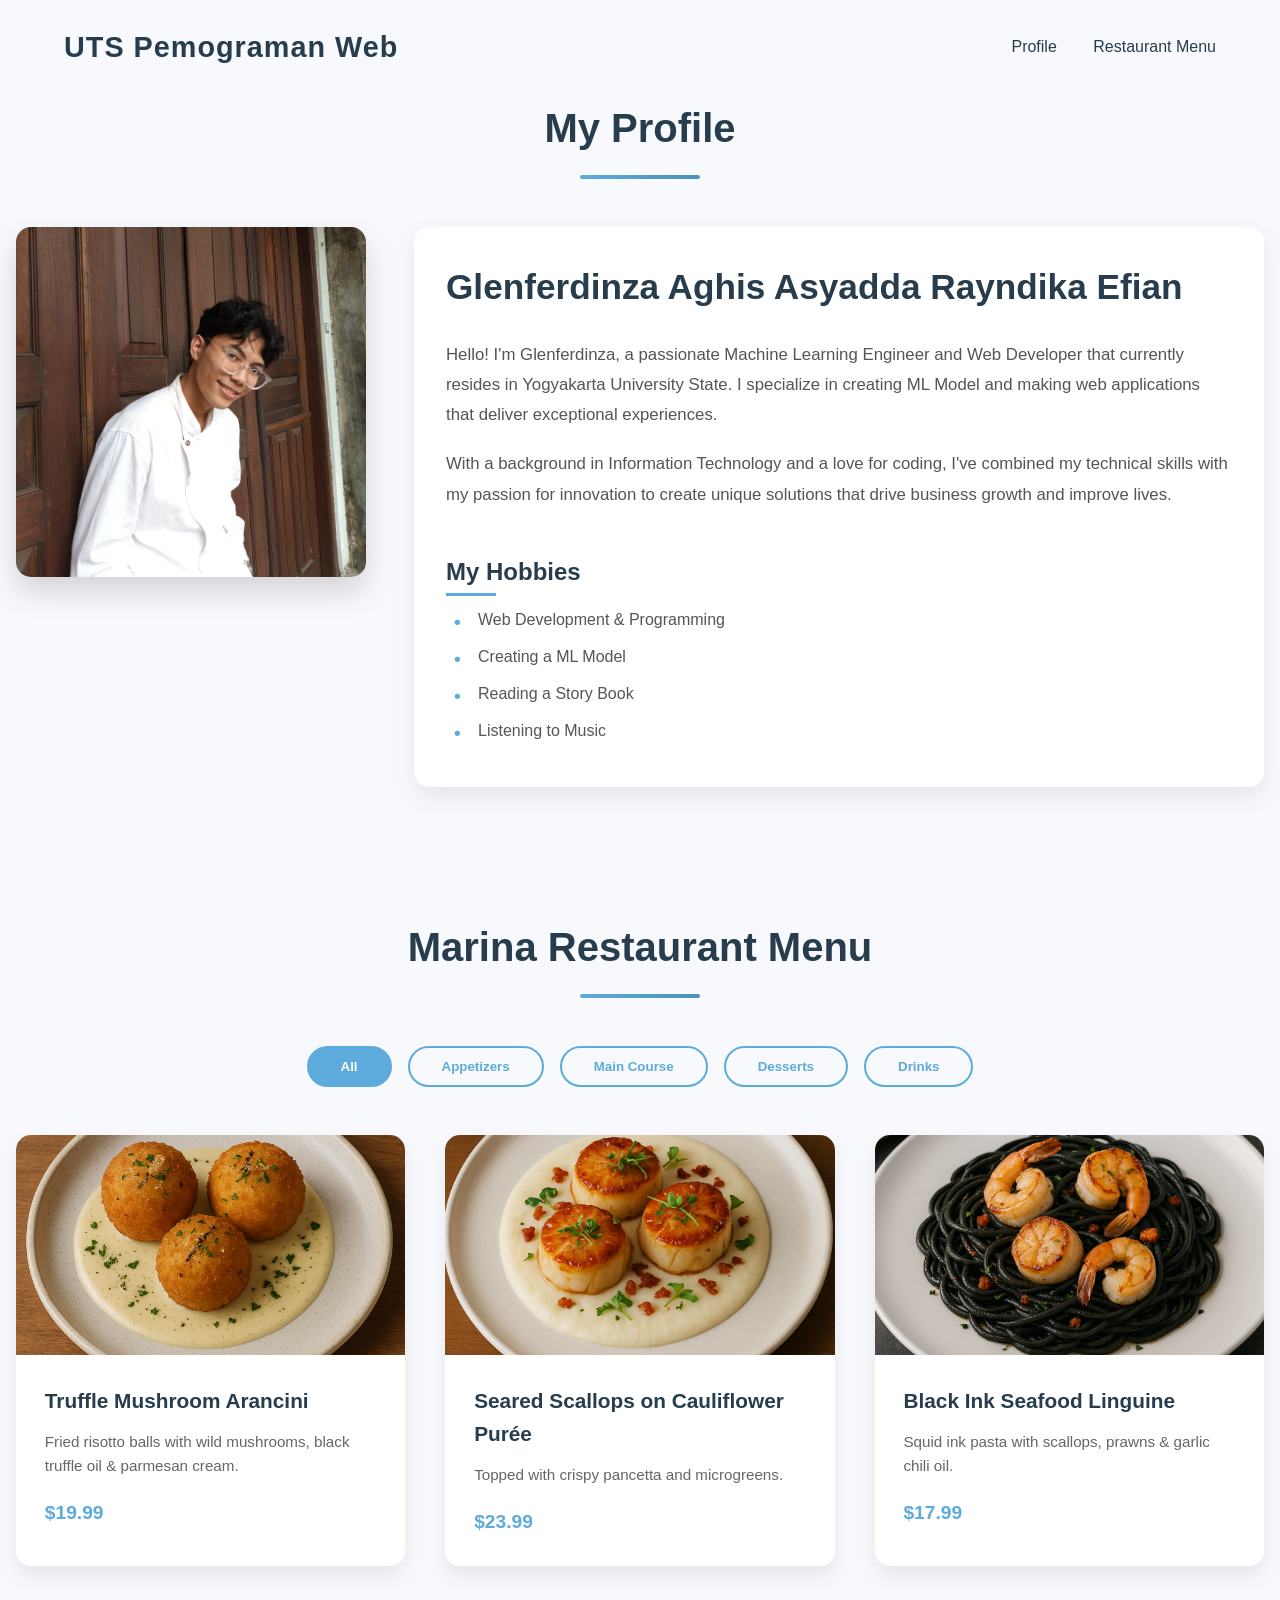
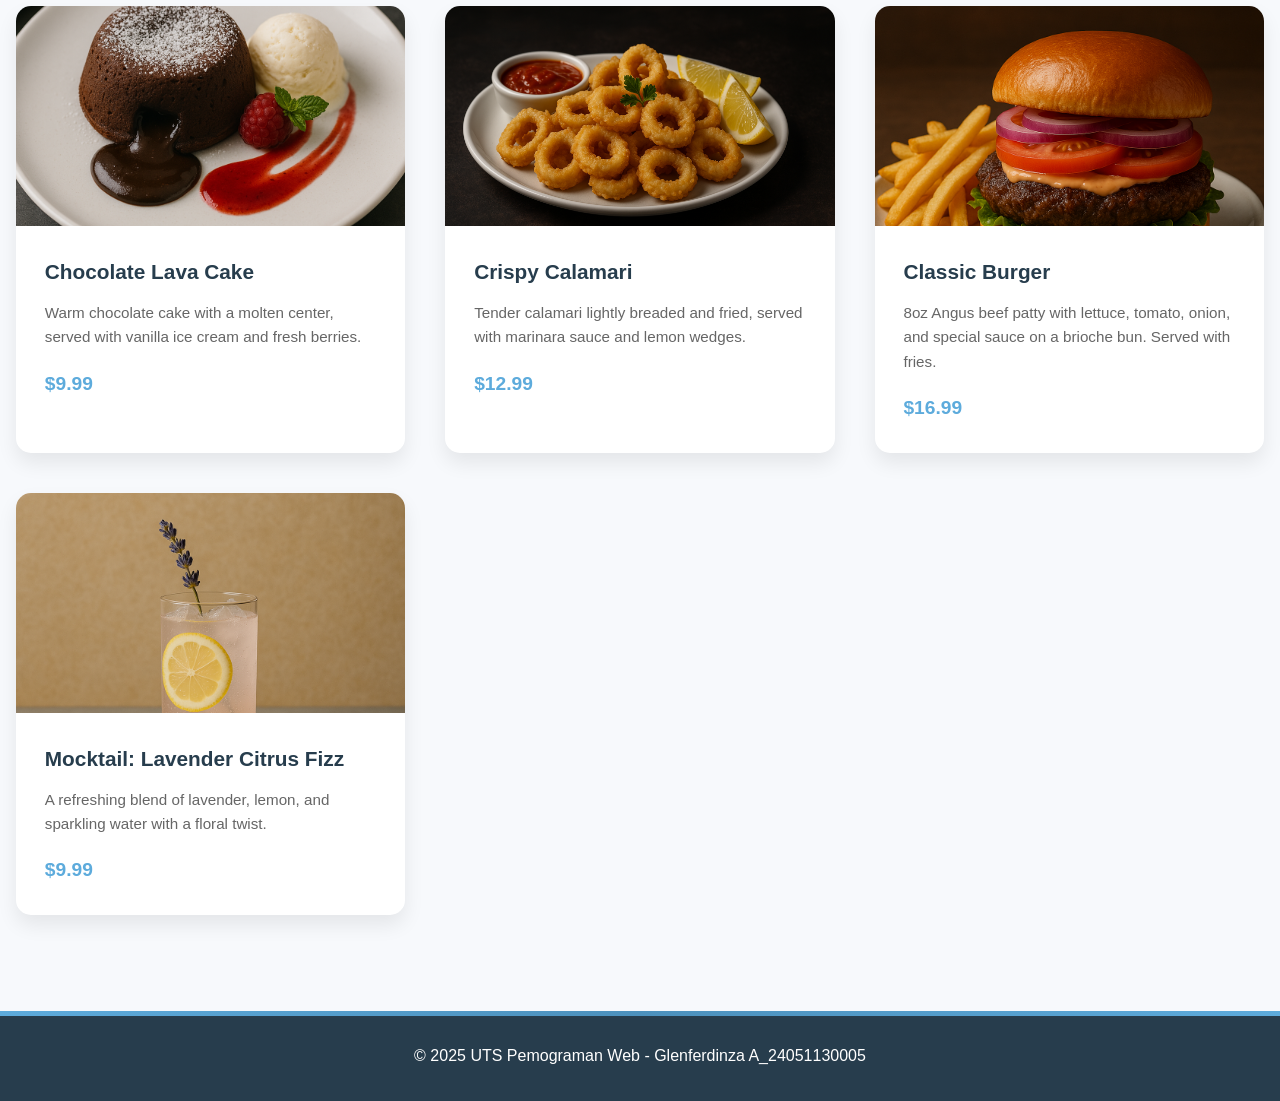
<file: index.html>
<!DOCTYPE html>
<html lang="en">
<head>
    <meta charset="UTF-8">
    <meta name="viewport" content="width=device-width, initial-scale=1.0">
    <title>My Profile & Restaurant Menu</title>
    <link rel="stylesheet" href="UTS WEB/css/styles.css">
</head>
<body>
    <nav class="navbar">
        <h1>UTS Pemograman Web</h1>
        <div class="nav-links">
            <a href="#profile">Profile</a>
            <a href="#menu">Restaurant Menu</a>
        </div>
    </nav>

    <div class="container">
        <!-- Profile Section -->
        <section id="profile" class="profile-section">
            <h2 class="section-title">My Profile</h2>
            <div class="profile-content">
                <div class="profile-image">
                    <img src="UTS WEB/img/glen.jpg" alt="Profile Picture">
                </div>
                <div class="profile-details">
                    <div class="marquee-container">
                        <h3 class="profile-name">Glenferdinza Aghis Asyadda Rayndika Efian</h3>
                    </div>
                    <div class="profile-bio">
                        <p>Hello! I'm Glenferdinza, a passionate Machine Learning Engineer and Web Developer that currently resides in Yogyakarta University State. I specialize in creating ML Model and making web applications that deliver exceptional experiences.</p>
                        
                        <p>With a background in Information Technology and a love for coding, I've combined my technical skills with my passion for innovation to create unique solutions that drive business growth and improve lives.</p>
                    </div>
                    <div class="hobbies-list">
                        <h4 class="hobbies-title">My Hobbies</h4>
                        <ul>
                            <li>Web Development & Programming</li>
                            <li>Creating a ML Model</li>
                            <li>Reading a Story Book</li>
                            <li>Listening to Music</li>
                        </ul>
                    </div>
                </div>
            </div>
        </section>

        <!-- Restaurant Menu Section -->
        <section id="menu" class="menu-section">
            <h2 class="section-title">Marina Restaurant Menu</h2>
            
            <div class="menu-categories">
                <button class="category-button active" data-category="all">All</button>
                <button class="category-button" data-category="appetizer">Appetizers</button>
                <button class="category-button" data-category="main">Main Course</button>
                <button class="category-button" data-category="dessert">Desserts</button>
                <button class="category-button" data-category="drink">Drinks</button>
            </div>
            
            <div class="menu-grid">
                <!-- Menu Item 1 -->
                <div class="menu-item" data-category="appetizer">
                    <div class="item-image">
                        <img src="UTS WEB/img/Truuffle.png" alt="Truggle Mushroom Arancini">
                    </div>
                    <div class="item-info">
                        <h3 class="item-name">Truffle Mushroom Arancini</h3>
                        <p class="item-description">Fried risotto balls with wild mushrooms, black truffle oil & parmesan cream.</p>
                        <p class="item-price">$19.99</p>
                    </div>
                </div>
                <!-- Menu Item 2 -->
                <div class="menu-item" data-category="appetizer">
                    <div class="item-image">
                        <img src="UTS WEB/img/Seared.png" alt="Seared Scallops on Cauliflower Purée">
                    </div>
                    <div class="item-info">
                        <h3 class="item-name">Seared Scallops on Cauliflower Purée</h3>
                        <p class="item-description">Topped with crispy pancetta and microgreens.</p>
                        <p class="item-price">$23.99</p>
                    </div>
                </div>
                
                <!-- Menu Item 2 -->
                <div class="menu-item" data-category="main">
                    <div class="item-image">
                        <img src="UTS WEB/img/Seafood.png" alt="Black Ink Seafood Linguine">
                    </div>
                    <div class="item-info">
                        <h3 class="item-name">Black Ink Seafood Linguine</h3>
                        <p class="item-description">Squid ink pasta with scallops, prawns & garlic chili oil.</p>
                        <p class="item-price">$17.99</p>
                    </div>
                </div>
                
                <!-- Menu Item 3 -->
                <div class="menu-item" data-category="dessert">
                    <div class="item-image">
                        <img src="UTS WEB/img/coklat.png" alt="Chocolate Lava Cake">
                    </div>
                    <div class="item-info">
                        <h3 class="item-name">Chocolate Lava Cake</h3>
                        <p class="item-description">Warm chocolate cake with a molten center, served with vanilla ice cream and fresh berries.</p>
                        <p class="item-price">$9.99</p>
                    </div>
                </div>
                
                <!-- Menu Item 4 -->
                <div class="menu-item" data-category="appetizer">
                    <div class="item-image">
                        <img src="UTS WEB/img/crispy.png" alt="Crispy Calamari">
                    </div>
                    <div class="item-info">
                        <h3 class="item-name">Crispy Calamari</h3>
                        <p class="item-description">Tender calamari lightly breaded and fried, served with marinara sauce and lemon wedges.</p>
                        <p class="item-price">$12.99</p>
                    </div>
                </div>
                
                <!-- Menu Item 5 -->
                <div class="menu-item" data-category="main">
                    <div class="item-image">
                        <img src="UTS WEB/img/burger.png" alt="Classic Burger">
                    </div>
                    <div class="item-info">
                        <h3 class="item-name">Classic Burger</h3>
                        <p class="item-description">8oz Angus beef patty with lettuce, tomato, onion, and special sauce on a brioche bun. Served with fries.</p>
                        <p class="item-price">$16.99</p>
                    </div>
                </div>
                
                <!-- Menu Item 6 -->
                <div class="menu-item" data-category="drink">
                    <div class="item-image">
                        <img src="UTS WEB/img/Lavender.png" alt="Mocktail: Lavender Citrus Fizz">
                    </div>
                    <div class="item-info">
                        <h3 class="item-name">Mocktail: Lavender Citrus Fizz</h3>
                        <p class="item-description">A refreshing blend of lavender, lemon, and sparkling water with a floral twist.</p>
                        <p class="item-price">$9.99</p>
                    </div>
                </div>
            </div>
        </section>
    </div>
    <footer>
        &copy; 2025 UTS Pemograman Web - Glenferdinza A_24051130005
    </footer>
    <script src="UTS WEB/javascript/script.js"></script>
</body>
</html>
</file>
<file: UTS WEB/css/styles.css>
/* Base styles */
* {
    box-sizing: border-box;
    margin: 0;
    padding: 0;
    font-family: 'Poppins', 'Segoe UI', Arial, sans-serif;
  }
  
  body {
    background-color: #f7f9fc;
    line-height: 1.6;
    overflow-x: hidden;
    -webkit-tap-highlight-color: transparent; /* Removes tap highlight on Android */
  }
  
  /* Navbar with scroll effect */
  .navbar {
    display: flex;
    justify-content: space-between;
    align-items: center;
    padding: 1.5rem 10%;
    background-color: rgba(39, 55, 77, 0);
    color: #273d4d;
    position: fixed;
    width: 100%;
    top: 0;
    z-index: 100;
    transition: all 0.4s ease;
    box-shadow: 0 0 0 rgba(0, 0, 0, 0);
  }
  
  .navbar.scrolled {
    color: white;
    background-color: rgba(39, 55, 77, 0.95);
    padding: 1rem 10%;
    box-shadow: 0 5px 20px rgba(0, 0, 0, 0.1);
  }
  
  .navbar h1, .logo {
    font-size: 1.8rem;
    font-weight: 700;
    letter-spacing: 1px;
    margin: 0;
  }
  
  .nav-links a {
    color: #273d4d;
    text-decoration: none;
    margin-left: 2rem;
    font-weight: 500;
    position: relative;
    padding: 0.5rem 0;
    transition: all 0.3s;
  }
  
  .navbar.scrolled .nav-links a {
    color: white;
  }
  
  .nav-links a::after {
    content: '';
    position: absolute;
    width: 0;
    height: 2px;
    background-color: #5dabdc;
    bottom: 0;
    left: 0;
    transition: width 0.3s ease;
  }
  
  .nav-links a:hover {
    color: #5dabdc;
  }
  
  .nav-links a:hover::after {
    width: 100%;
  }
  
  /* Mobile menu toggle */
  .menu-toggle {
    display: none;
    cursor: pointer;
    z-index: 101;
  }
  
  .menu-toggle span {
    display: block;
    width: 25px;
    height: 3px;
    background-color: #273d4d;
    margin: 5px 0;
    transition: all 0.3s ease;
  }
  
  .navbar.scrolled .menu-toggle span {
    background-color: white;
  }
  
  /* Container */
  .container {
    max-width: 1300px;
    margin: 0 auto;
    padding: 6rem 2rem 2rem;
  }
  
  /* Section styling with animation */
  .section-title {
    text-align: center;
    font-size: 2.5rem;
    margin-bottom: 3rem;
    color: #273d4d;
    position: relative;
    padding-bottom: 1.2rem;
    opacity: 0;
    transform: translateY(30px);
    transition: all 0.8s ease;
  }
  
  .section-title.visible {
    opacity: 1;
    transform: translateY(0);
  }
  
  .section-title:after {
    content: '';
    position: absolute;
    bottom: 0;
    left: 50%;
    transform: translateX(-50%);
    width: 120px;
    height: 4px;
    background: linear-gradient(90deg, #5dabdc, #4c91bd);
    border-radius: 2px;
  }
  
  /* Profile section */
  .profile-section {
    margin-bottom: 5rem;
  }
  
  .profile-content {
    display: flex;
    gap: 3rem;
    align-items: flex-start;
    opacity: 0;
    transform: translateY(30px);
    transition: all 0.8s ease 0.2s;
  }
  
  .profile-content.visible {
    opacity: 1;
    transform: translateY(0);
  }
  
  .profile-image {
    flex: 0 0 350px;
    position: relative;
    overflow: hidden;
    border-radius: 15px;
    box-shadow: 0 15px 30px rgba(0, 0, 0, 0.15);
    transition: transform 0.5s ease;
    /* Add this line to ensure no white gap */
    line-height: 0;
  }
  
  .profile-image:hover {
    transform: scale(1.03);
  }
  
  .profile-image img {
    width: 100%;
    height: 100%;
    object-fit: cover;
    transition: transform 0.8s ease;
    display: block;
  }
  
  .profile-image:hover img {
    transform: scale(1.1);
  }
  
  .profile-details {
    flex: 1;
    background-color: white;
    padding: 2rem;
    border-radius: 15px;
    box-shadow: 0 10px 25px rgba(0, 0, 0, 0.08);
  }
  
  /* Replacing marquee with a nicer text highlight effect */
  .name-highlight {
    position: relative;
    display: inline-block;
  }
  
  .profile-name {
    font-size: 2.2rem;
    color: #273d4d;
    margin-bottom: 1.5rem;
    position: relative;
    display: inline-block;
    transition: all 0.3s ease;
  }
  
  .profile-name::after {
    content: '';
    position: absolute;
    bottom: -5px;
    left: 0;
    width: 0;
    height: 3px;
    background-color: #5dabdc;
    transition: width 0.5s ease;
  }
  
  .name-highlight:hover .profile-name::after {
    width: 100%;
  }
  
  .profile-bio p {
    margin-bottom: 1.2rem;
    line-height: 1.8;
    color: #555;
    font-size: 1.05rem;
  }
  
  .hobbies-title {
    font-size: 1.5rem;
    margin: 1.5rem 0 1rem;
    color: #273d4d;
    position: relative;
    display: inline-block;
  }
  
  .hobbies-title::after {
    content: '';
    position: absolute;
    bottom: -5px;
    left: 0;
    width: 50px;
    height: 3px;
    background-color: #5dabdc;
  }
  
  .hobbies-list ul {
    list-style: none;
    margin-left: 0.5rem;
  }
  
  .hobbies-list li {
    margin-bottom: 0.7rem;
    color: #555;
    position: relative;
    padding-left: 1.5rem;
    transition: transform 0.3s ease;
  }
  
  .hobbies-list li:hover {
    transform: translateX(5px);
  }
  
  .hobbies-list li::before {
    content: '•';
    position: absolute;
    left: 0;
    color: #5dabdc;
    font-weight: bold;
    font-size: 1.2rem;
  }
  
  /* Menu section */
  .menu-section {
    padding-top: 3rem;
  }
  
  .menu-categories {
    display: flex;
    justify-content: center;
    flex-wrap: wrap;
    gap: 1rem;
    margin-bottom: 3rem;
    opacity: 0;
    transform: translateY(30px);
    transition: all 0.8s ease 0.3s;
  }
  
  .menu-categories.visible {
    opacity: 1;
    transform: translateY(0);
  }
  
  .category-button {
    background-color: #f7f9fc;
    border: 2px solid #5dabdc;
    color: #5dabdc;
    padding: 0.7rem 2rem;
    border-radius: 50px;
    cursor: pointer;
    font-weight: 600;
    transition: all 0.3s cubic-bezier(0.68, -0.55, 0.265, 1.55);
    position: relative;
    overflow: hidden;
    z-index: 1;
  }
  
  .category-button:before {
    content: '';
    position: absolute;
    top: 0;
    left: 0;
    width: 0%;
    height: 100%;
    background-color: #5dabdc;
    transition: all 0.3s;
    z-index: -1;
  }
  
  .category-button:hover:before,
  .category-button:active:before {
    width: 100%;
  }
  
  .category-button:hover,
  .category-button:active {
    color: white;
    transform: translateY(-3px);
    box-shadow: 0 7px 15px rgba(93, 171, 220, 0.25);
  }
  
  .category-button.active {
    background-color: #5dabdc;
    color: white;
  }
  
  .menu-grid {
    display: grid;
    grid-template-columns: repeat(auto-fill, minmax(300px, 1fr));
    gap: 2.5rem;
    opacity: 0;
    transform: translateY(30px);
    transition: all 0.8s ease 0.4s;
  }
  
  .menu-grid.visible {
    opacity: 1;
    transform: translateY(0);
  }
  
  .menu-item {
    background-color: white;
    border-radius: 15px;
    overflow: hidden;
    box-shadow: 0 10px 20px rgba(0, 0, 0, 0.08);
    transition: all 0.4s ease;
    opacity: 0;
    transform: translateY(30px);
    animation: fadeInUp 0.8s forwards;
  }
  
  @keyframes fadeInUp {
    from {
      opacity: 0;
      transform: translateY(30px);
    }
    to {
      opacity: 1;
      transform: translateY(0);
    }
  }
  
  .menu-item:hover {
    transform: translateY(-10px);
    box-shadow: 0 20px 30px rgba(0, 0, 0, 0.12);
  }
  
  .item-image {
    height: 220px;
    overflow: hidden;
    position: relative;
  }
  
  .item-image img {
    width: 100%;
    height: 100%;
    object-fit: cover;
    transition: transform 0.6s ease;
  }
  
  .menu-item:hover .item-image img {
    transform: scale(1.1);
  }
  
  .item-image::after {
    content: '';
    position: absolute;
    bottom: 0;
    left: 0;
    width: 100%;
    height: 40%;
    background: linear-gradient(to top, rgba(0, 0, 0, 0.5), transparent);
    opacity: 0;
    transition: opacity 0.4s ease;
  }
  
  .menu-item:hover .item-image::after {
    opacity: 1;
  }
  
  .item-info {
    padding: 1.8rem;
    position: relative;
  }
  
  .item-name {
    font-size: 1.3rem;
    margin-bottom: 0.8rem;
    color: #273d4d;
    position: relative;
    display: inline-block;
    transition: transform 0.3s ease;
  }
  
  .menu-item:hover .item-name {
    transform: translateX(5px);
  }
  
  .item-description {
    color: #666;
    font-size: 0.95rem;
    margin-bottom: 1.2rem;
    line-height: 1.6;
  }
  
  .item-price {
    font-weight: bold;
    color: #5dabdc;
    font-size: 1.2rem;
    display: inline-block;
    position: relative;
  }
  
  .item-price::before {
    content: '';
    position: absolute;
    bottom: -5px;
    left: 0;
    width: 0;
    height: 2px;
    background-color: #5dabdc;
    transition: width 0.3s ease;
  }
  
  .menu-item:hover .item-price::before {
    width: 100%;
  }
  
  /* Footer */
  footer {
    background-color: #273d4d;
    color: white;
    text-align: center;
    padding: 2rem;
    margin-top: 4rem;
    position: relative;
  }
  
  footer::before {
    content: '';
    position: absolute;
    top: 0;
    left: 0;
    width: 100%;
    height: 5px;
    background: linear-gradient(90deg, #5dabdc, #4c91bd, #5dabdc);
  }
  
  /* Hidden class for filtering */
  .hidden {
    display: none;
  }
  
  /* Animations for scroll effects */
  .fade-in {
    opacity: 0;
    transform: translateY(20px);
    transition: opacity 0.6s ease, transform 0.6s ease;
  }
  
  .fade-in.visible {
    opacity: 1;
    transform: translateY(0);
  }
  
  /* Media query for half-screen windows and tablets */
  @media screen and (max-width: 992px) {
    .container {
      padding: 5rem 1.5rem 1.5rem;
    }
    
    .profile-content {
      flex-direction: column;
      align-items: center;
      text-align: center;
      gap: 2rem;
    }
    
    .profile-image {
      flex: 0 0 auto;
      max-width: 250px;
    }
    
    .section-title {
      font-size: 2rem;
      margin-bottom: 2rem;
    }
    
    .profile-name {
      font-size: 1.8rem;
    }
    
    .hobbies-title::after {
      left: 50%;
      transform: translateX(-50%);
    }
    
    .hobbies-list {
      text-align: left;
    }
    
    .item-image {
      height: 180px;
    }
  }
  
  /* Media query for smaller windows and large phones */
  @media screen and (max-width: 768px) {
    .navbar {
      padding: 0.8rem 5%;
    }
    
    /* Show hamburger menu */
    .menu-toggle {
      display: block;
    }
    
    .nav-links a {
      color: #273d4d;
      text-decoration: none;
      margin-left: 2rem;
      font-weight: 500;
      position: relative;
      padding: 0.5rem 0;
      transition: all 0.3s;
    }
    
    .navbar.scrolled .nav-links a {
      color: white;
    }
    
    .nav-links a::after {
      content: '';
      position: absolute;
      width: 0;
      height: 2px;
      background-color: #5dabdc;
      bottom: 0;
      left: 0;
      transition: width 0.3s ease;
    }
    
    .nav-links a:hover {
      color: #5dabdc;
    }
    
    .nav-links a:hover::after {
      width: 100%;
    }
    
    /* Mobile menu toggle */
    .menu-toggle {
      display: none;
      cursor: pointer;
      z-index: 101;
    }
    
    .menu-toggle span {
      display: block;
      width: 25px;
      height: 3px;
      background-color: #273d4d;
      margin: 5px 0;
      transition: all 0.3s ease;
    }
    
    .navbar.scrolled .menu-toggle span {
      background-color: white;
    }
        
    .menu-toggle.active span:nth-child(1) {
      transform: rotate(45deg) translate(5px, 6px);
    }
    
    .menu-toggle.active span:nth-child(2) {
      opacity: 0;
    }
    
    .menu-toggle.active span:nth-child(3) {
      transform: rotate(-45deg) translate(5px, -6px);
    }
    
    /* Overlay for mobile menu */
    .menu-overlay {
      position: fixed;
      top: 0;
      left: 0;
      width: 100%;
      height: 100%;
      background-color: rgba(0, 0, 0, 0.5);
      z-index: 98;
      display: none;
    }
    
    .menu-overlay.active {
      display: block;
    }
    
    .container {
      padding: 4.5rem 1rem 1rem;
    }
    
    .menu-grid {
      grid-template-columns: repeat(1, 1fr);
    }
    
    .category-button {
      padding: 0.5rem 1.2rem;
      font-size: 0.9rem;
    }
    
    .profile-image {
      max-width: 200px;
    }
    
    .profile-bio p {
      font-size: 1rem;
    }
  }
  
  /* Specific styles for Windows snap view */
  @media screen and (max-width: 860px) and (min-width: 600px) {
    .menu-grid {
      grid-template-columns: repeat(2, 1fr);
      gap: 1.2rem;
    }
    
    .profile-content {
      gap: 1.5rem;
    }
    
    .navbar h1, .logo {
      font-size: 1.3rem;
    }
    
    .hobbies-title {
      font-size: 1.3rem;
      margin: 1.2rem 0 0.8rem;
    }
  }
  
  /* Android specific media queries */
  @media screen and (max-width: 560px) {
    /* Very small screens & common Android widths */
    .navbar {
      padding: 1px 10%;
    }
    .profile-name {
      font-size: 1rem;
    }
    
    .section-title {
      font-size: 1.7rem;
    }
    
    .navbar h1, .logo {
      font-size: 1.1rem;
    }
    
    .menu-categories {
      gap: 0.5rem;
      margin-bottom: 1.5rem;
    }
    
    .category-button {
      padding: 0.4rem 1rem;
      font-size: 0.8rem;
    }
    
    .item-info {
      padding: 1.2rem;
    }
    
    .item-name {
      font-size: 1.2rem;
    }
    
    .item-description {
      font-size: 0.9rem;
    }
    
    .profile-details {
      padding: 1.5rem;
    }
    
    /* Add a larger touch area for mobile taps */
    .nav-links a, 
    .category-button {
      font-size: 1rem;
      min-height: 20px;
      display: flex;
      align-items: 30px;
      justify-content: center;
    }
  }  
  /* Fix for mobile touch */
  @media (hover: none) {
    .menu-item:hover {
      transform: none;
    }
    
    .category-button:hover {
      transform: none;
    }
    
    /* Instead, use active states for touch */
    .menu-item:active {
      transform: translateY(-5px);
    }
    
    .item-name:active {
      transform: translateX(5px);
    }
    
    /* Improve tap targets */
    .category-button,
    .nav-links a {
      padding: 0.8rem 1.2rem;
    }
  }
  
  /* Handle notched displays like iPhone X/11/12 */
  @supports (padding: max(0px)) {
    .navbar {
      padding-left: max(5%, env(safe-area-inset-left));
      padding-right: max(5%, env(safe-area-inset-right));
    }
    
    .container {
      padding-left: max(1rem, env(safe-area-inset-left));
      padding-right: max(1rem, env(safe-area-inset-right));
    }
    
    .nav-links {
      padding-right: max(0px, env(safe-area-inset-right));
    }
    
    footer {
      padding-bottom: max(2rem, env(safe-area-inset-bottom));
    }
  }
</file>
